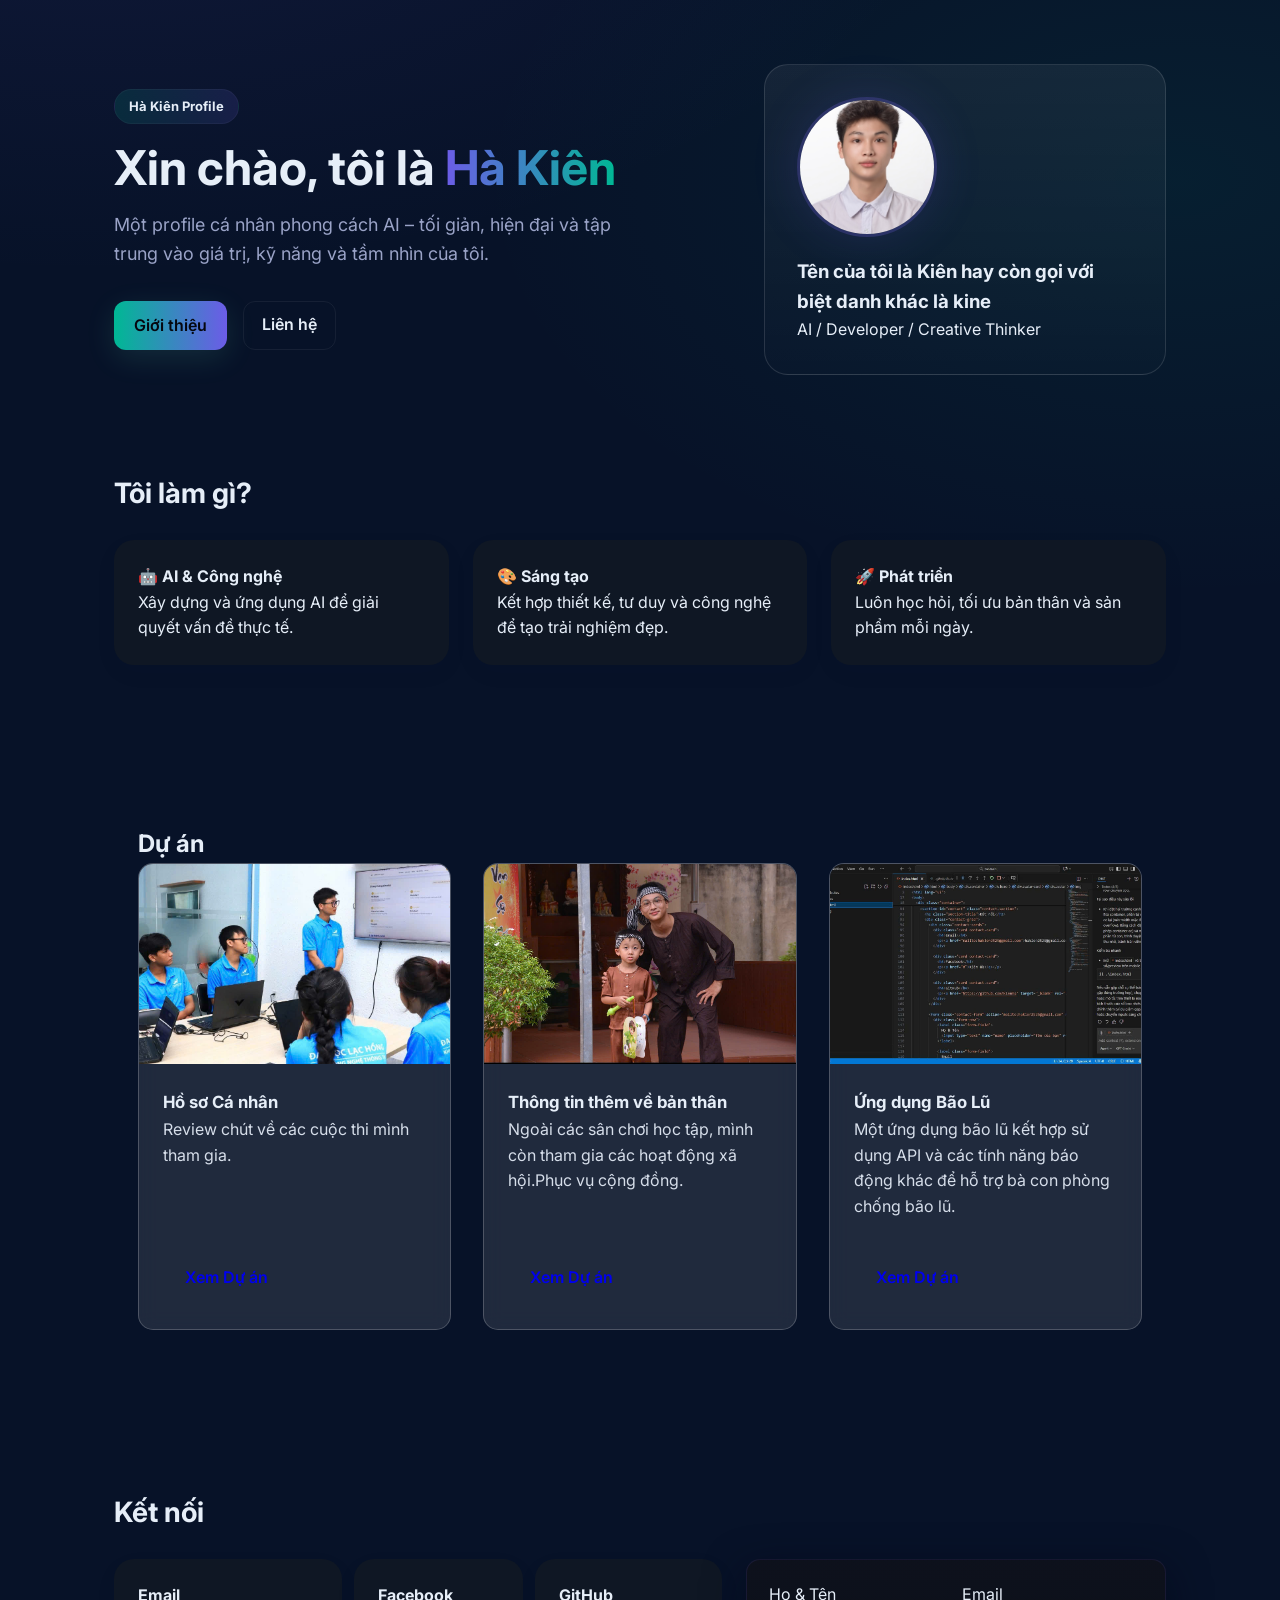
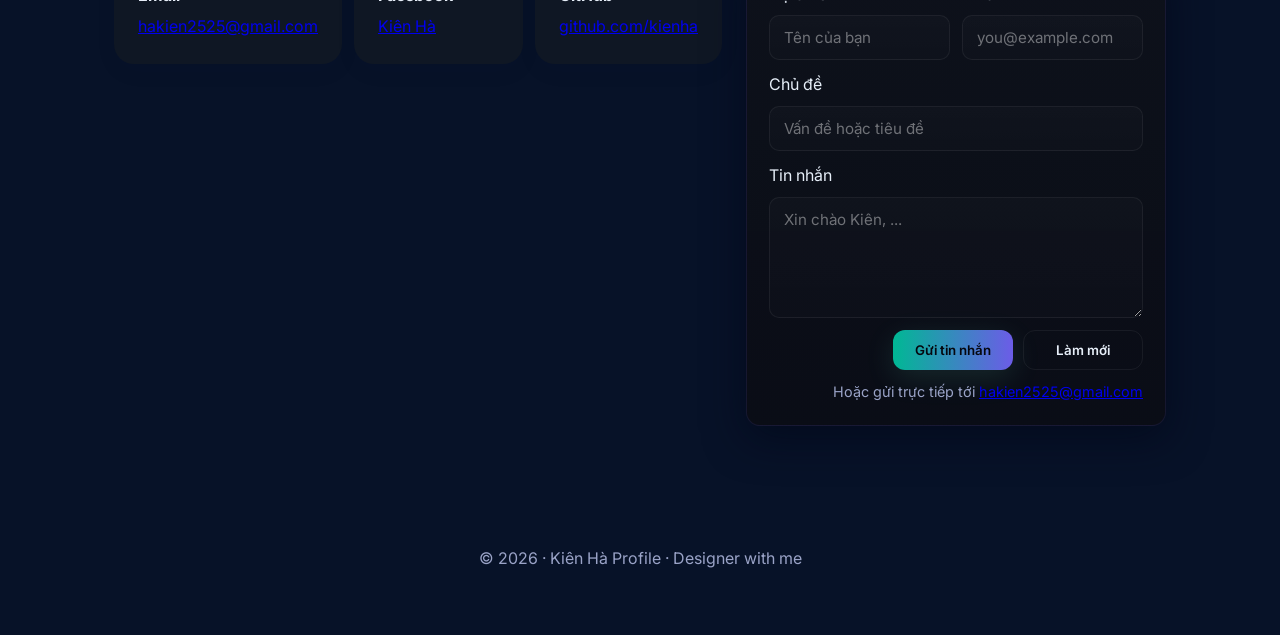
<file: index.html>
<!DOCTYPE html>
<html lang="vi">
<head>
  <meta charset="UTF-8" />
  <meta name="viewport" content="width=device-width, initial-scale=1.0" />
  <title>Kiên Hà Profile Landing</title>

  <!-- Google Font -->
  <link rel="preconnect" href="https://fonts.googleapis.com">
  <link rel="preconnect" href="https://fonts.gstatic.com" crossorigin>
  <link href="https://fonts.googleapis.com/css2?family=Inter:wght@300;400;600;800&display=swap" rel="stylesheet">

  <!-- CSS RIÊNG -->
  <link rel="stylesheet" href="index.css">
</head>
<body>
  <div class="container">
    <div class="hero">
      <div>
        <div class="badge">Hà Kiên Profile</div>
        <h1>Xin chào, tôi là <span>Hà Kiên</span></h1>
        <p class="subtitle">
          Một profile cá nhân phong cách AI – tối giản, hiện đại và tập trung vào giá trị, kỹ năng và tầm nhìn của tôi.
        </p>
        <div class="actions">
          <a href="#about" class="btn primary">Giới thiệu</a>
          <a href="#contact" class="btn ghost">Liên hệ</a>
        </div>
      </div>

      <div class="avatar-card">
        <div class="avatar">
          <img src="kien.jpg" alt="Ảnh cá nhân Hà Kiên">
        </div>
        <h3>Tên của tôi là Kiên hay còn gọi với biệt danh khác là kine</h3>
        <p>AI / Developer / Creative Thinker</p>
      </div>
    </div>

    <section id="about">
      <h2 class="section-title">Tôi làm gì?</h2>
      <div class="grid">
        <div class="card">
          <h4>🤖 AI & Công nghệ</h4>
          <p>Xây dựng và ứng dụng AI để giải quyết vấn đề thực tế.</p>
        </div>
        <div class="card">
          <h4>🎨 Sáng tạo</h4>
          <p>Kết hợp thiết kế, tư duy và công nghệ để tạo trải nghiệm đẹp.</p>
        </div>
        <div class="card">
          <h4>🚀 Phát triển</h4>
          <p>Luôn học hỏi, tối ưu bản thân và sản phẩm mỗi ngày.</p>
        </div>
      </div>
    </section>
    <!-- Projects -->
    <section id="projects" class="projects">
        <div class="container">
            <h2>Dự án</h2>
            <div class="projects-grid">
                <div class="project-card">
                    <div class="project-image">
                        <img src="kin.jpg" alt="Project 1">
                    </div>
                    <h3>Hồ sơ Cá nhân</h3>
                    <p>Review chút về các cuộc thi mình tham gia.</p>
                    <a href="#" class="btn btn-small">Xem Dự án</a>
                </div>
                <div class="project-card">
                    <div class="project-image">
                        <img src="ken.jpg" alt="Project 2">
                    </div>
                    <h3>Thông tin thêm về bản thân </h3>
                    <p>Ngoài các sân chơi học tập, mình còn tham gia các hoạt động xã hội.Phục vụ cộng đồng.</p>
                    <a href="#" class="btn btn-small">Xem Dự án</a>
                </div>
                <div class="project-card">
                    <div class="project-image">
                        <img src="kine.jpg" alt="Project 3">
                    </div>
                    <h3>Ứng dụng Bão Lũ</h3>
                    <p>Một ứng dụng bão lũ kết hợp sử dụng API và các tính năng báo động khác để hỗ trợ bà con phòng chống bão lũ.</p>
                    <a href="#" class="btn btn-small">Xem Dự án</a>
                </div>
            </div>
        </div>
    </section>

    <section id="contact" class="contact-section">
      <h2 class="section-title">Kết nối</h2>
      <div class="contact-grid">
        <div class="contact-cards">
          <div class="card contact-card">
            <h4>Email</h4>
            <p><a href="mailto:hakien2525@gmail.com">hakien2525@gmail.com</a></p>
          </div>

          <div class="card contact-card">
            <h4>Facebook</h4>
            <p><a href="#">Kiên Hà</a></p>
          </div>

          <div class="card contact-card">
            <h4>GitHub</h4>
            <p><a href="https://github.com/kienha" target="_blank" rel="noopener">github.com/kienha</a></p>
          </div>
        </div>

        <form class="contact-form" action="mailto:hakien2525@gmail.com" method="get" enctype="text/plain">
          <div class="form-row">
            <label class="form-field">
              Họ & Tên
              <input type="text" name="name" placeholder="Tên của bạn" required>
            </label>

            <label class="form-field">
              Email
              <input type="email" name="email" placeholder="you@example.com" required>
            </label>
          </div>

          <label class="form-field">
            Chủ đề
            <input type="text" name="subject" placeholder="Vấn đề hoặc tiêu đề" required>
          </label>

          <label class="form-field">
            Tin nhắn
            <textarea name="message" rows="5" placeholder="Xin chào Kiên, ..." required></textarea>
          </label>

          <div class="form-actions">
            <button type="submit" class="btn primary">Gửi tin nhắn</button>
            <button type="reset" class="btn ghost">Làm mới</button>
          </div>
          <p class="form-note">Hoặc gửi trực tiếp tới <a href="mailto:hakien2525@gmail.com">hakien2525@gmail.com</a></p>
        </form>
      </div>
    </section>

    <footer>
      © 2026 · Kiên Hà Profile · Designer with me
    </footer>
  </div>
</body>

</html>
</file>
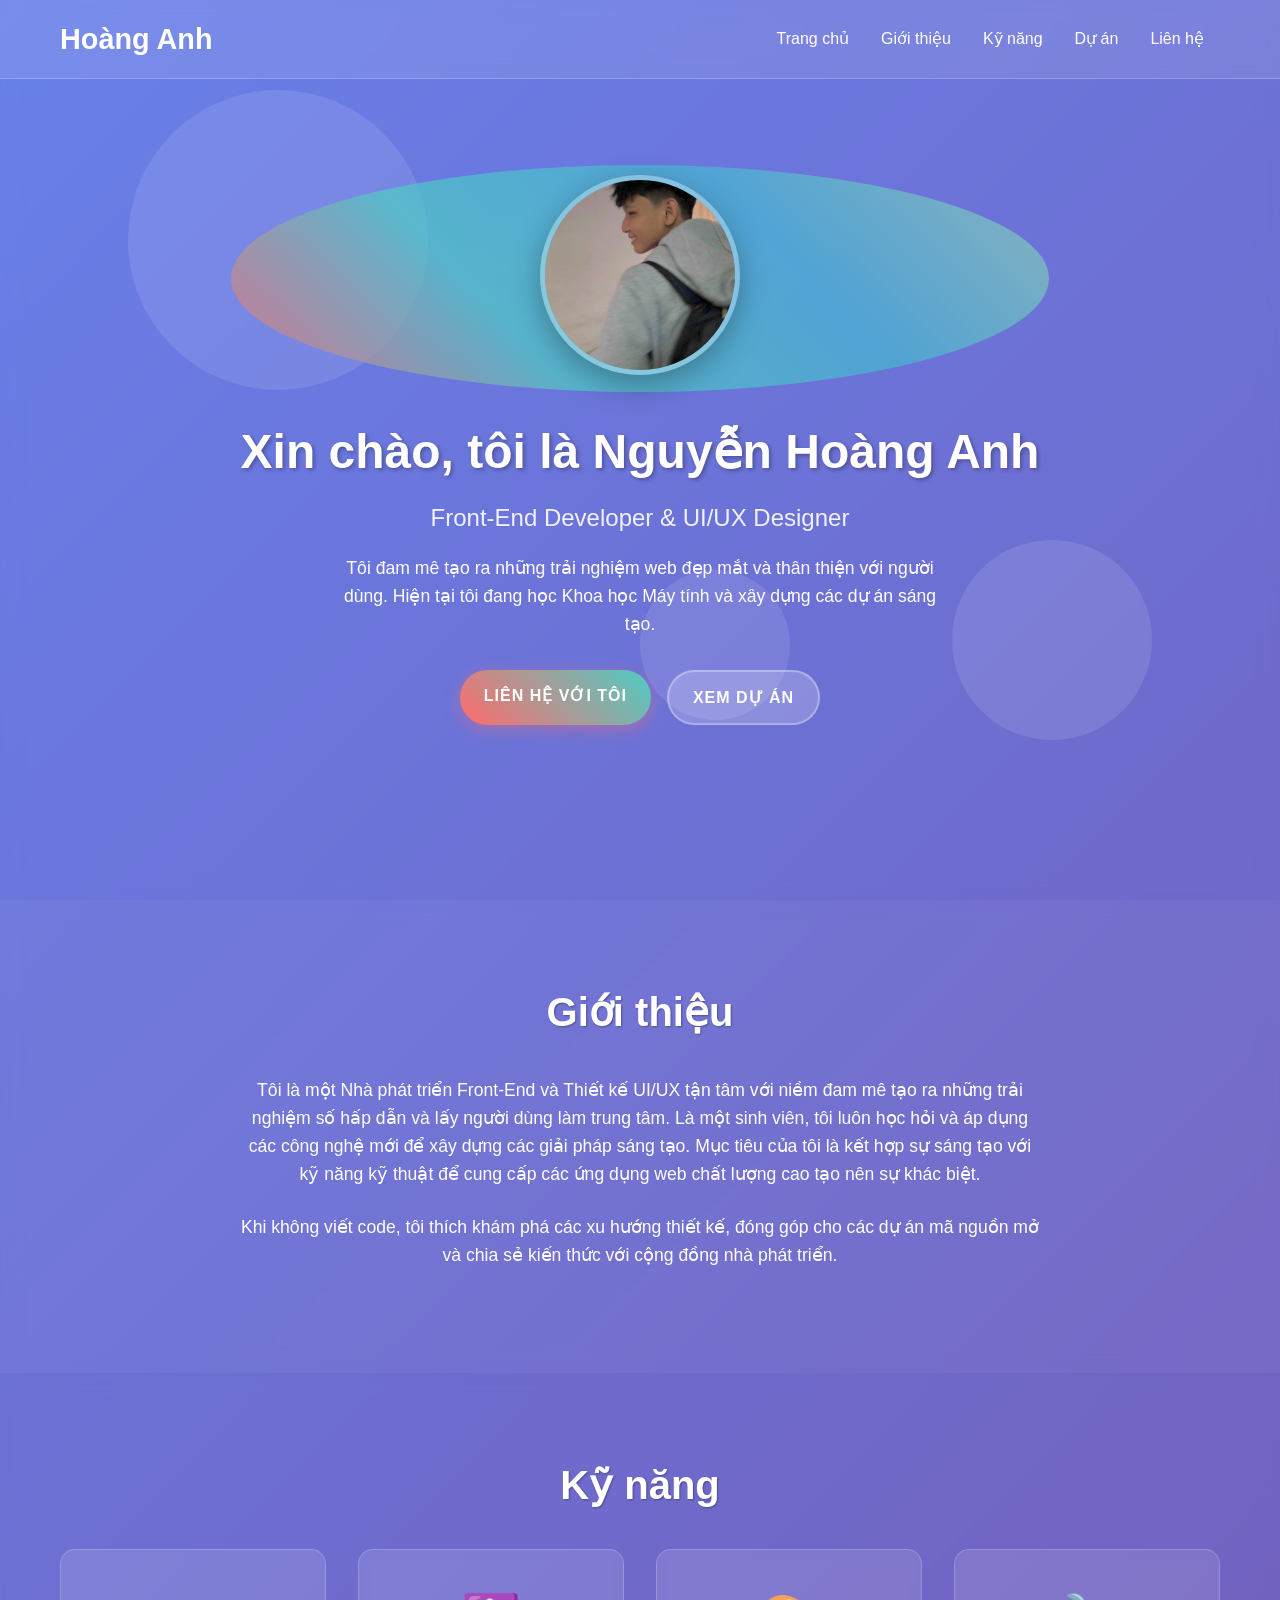
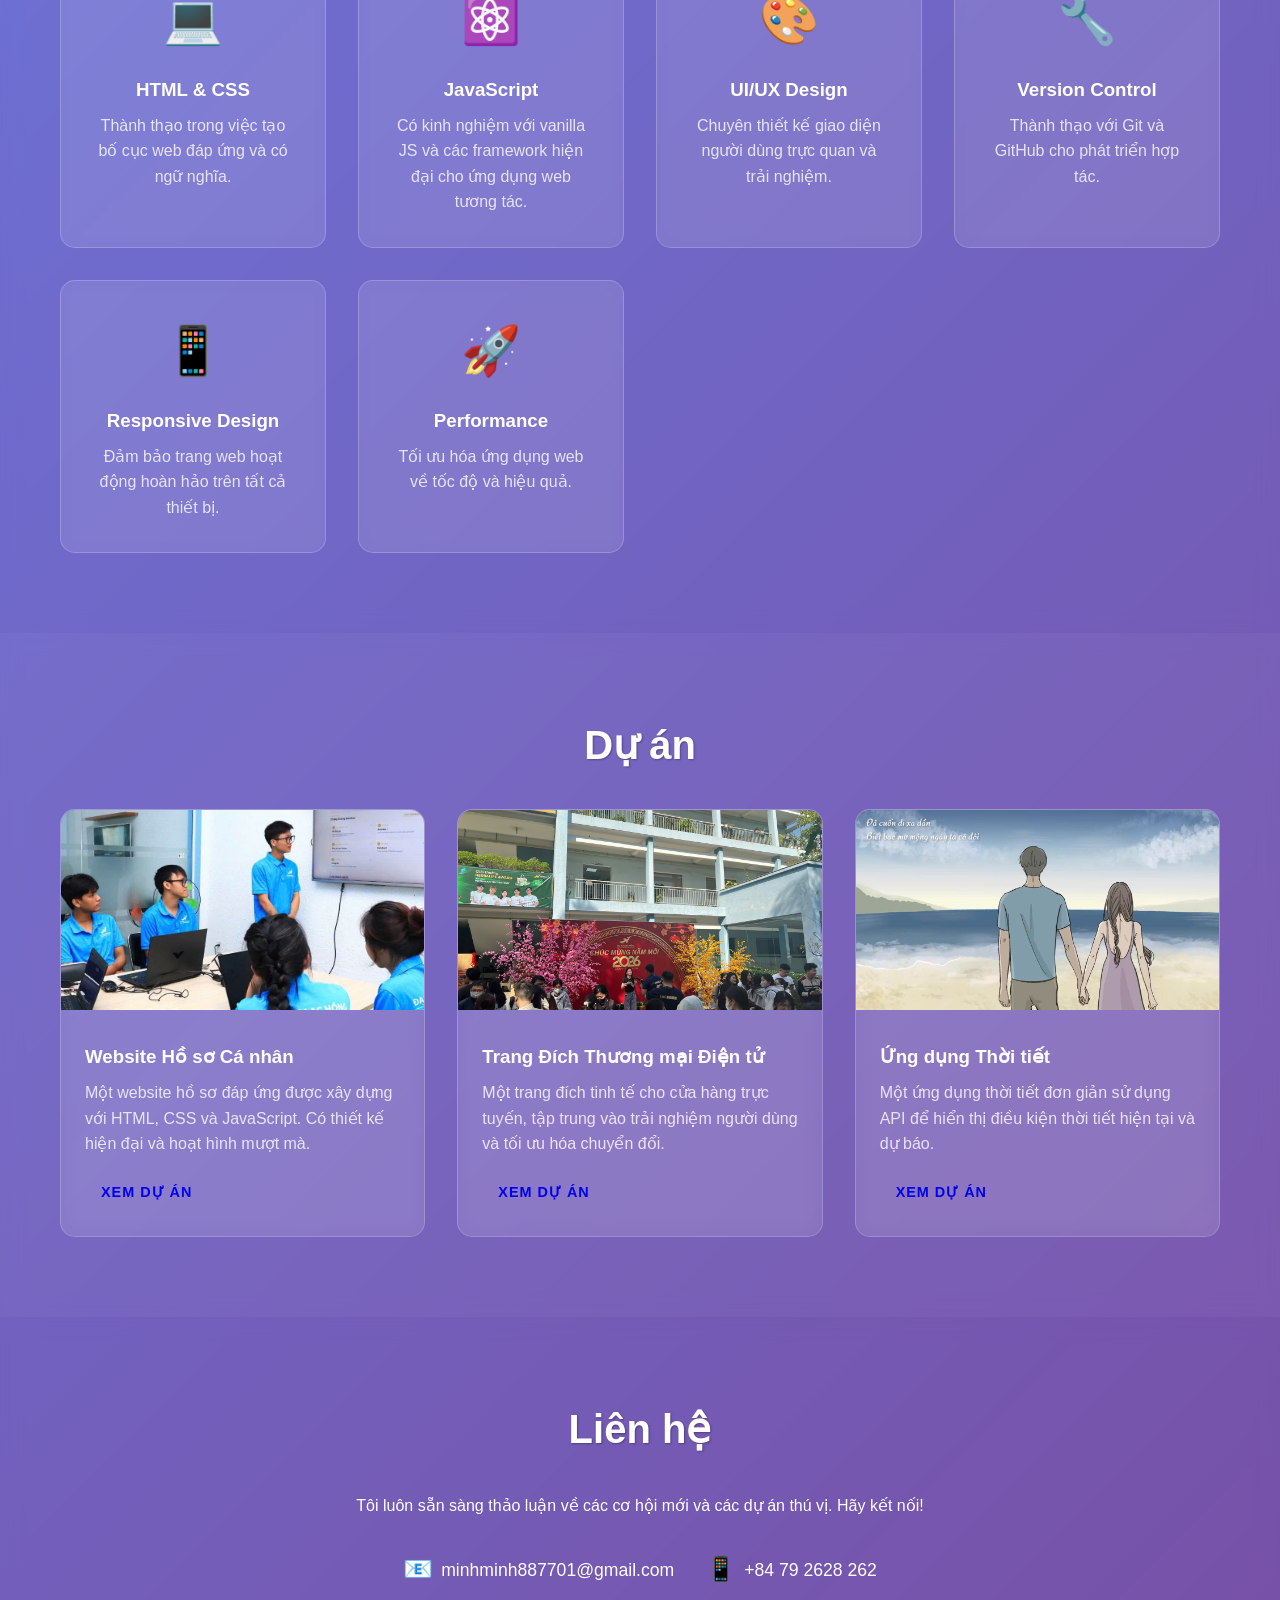
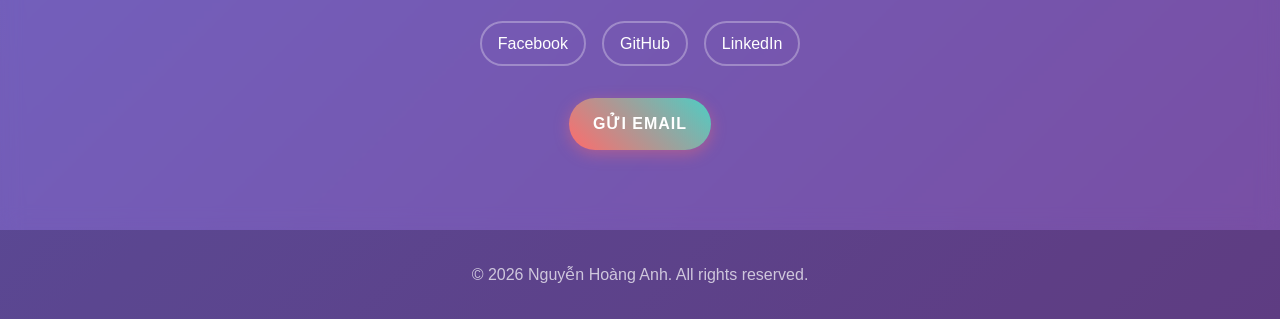
<file: landing page 3/index.html>
<!DOCTYPE html>
<html lang="vi">
<head>
    <meta charset="UTF-8">
    <meta name="viewport" content="width=device-width, initial-scale=1.0">
    <title>Hồ sơ Cá nhân - Nguyễn Hoàng Anh</title>
    <link rel="stylesheet" href="style.css">
</head>
<body>
    <!-- Header -->
    <header class="header">
        <div class="container">
            <h1 class="logo">Hoàng Anh</h1>
            <nav class="nav">
                <ul>
                    <li><a href="#home">Trang chủ</a></li>
                    <li><a href="#about">Giới thiệu</a></li>
                    <li><a href="#skills">Kỹ năng</a></li>
                    <li><a href="#projects">Dự án</a></li>
                    <li><a href="#contact">Liên hệ</a></li>
                </ul>
            </nav>
        </div>
    </header>

    <!-- Hero Section -->
    <section id="home" class="hero">
        <div class="hero-content">
            <div class="avatar-container">
                <img src="file ảnh/ha.jpg" alt="Nguyễn Hoàng Anh Avatar" class="avatar">
                <div class="avatar-glow"></div>
            </div>
            <h1 class="hero-title">Xin chào, tôi là Nguyễn Hoàng Anh</h1>
            <p class="hero-subtitle">Front-End Developer & UI/UX Designer</p>
            <p class="hero-description">Tôi đam mê tạo ra những trải nghiệm web đẹp mắt và thân thiện với người dùng. Hiện tại tôi đang học Khoa học Máy tính và xây dựng các dự án sáng tạo.</p>
            <div class="cta-buttons">
                <a href="#contact" class="btn btn-primary">Liên hệ với tôi</a>
                <a href="#projects" class="btn btn-secondary">Xem dự án</a>
            </div>
        </div>
        <div class="hero-bg">
            <div class="blob blob1"></div>
            <div class="blob blob2"></div>
            <div class="blob blob3"></div>
        </div>
    </section>

    <!-- About Me -->
    <section id="about" class="about">
        <div class="container">
            <h2>Giới thiệu</h2>
            <p>Tôi là một Nhà phát triển Front-End và Thiết kế UI/UX tận tâm với niềm đam mê tạo ra những trải nghiệm số hấp dẫn và lấy người dùng làm trung tâm. Là một sinh viên, tôi luôn học hỏi và áp dụng các công nghệ mới để xây dựng các giải pháp sáng tạo. Mục tiêu của tôi là kết hợp sự sáng tạo với kỹ năng kỹ thuật để cung cấp các ứng dụng web chất lượng cao tạo nên sự khác biệt.</p>
            <p>Khi không viết code, tôi thích khám phá các xu hướng thiết kế, đóng góp cho các dự án mã nguồn mở và chia sẻ kiến thức với cộng đồng nhà phát triển.</p>
        </div>
    </section>

    <!-- Skills -->
    <section id="skills" class="skills">
        <div class="container">
            <h2>Kỹ năng</h2>
            <div class="skills-grid">
                <div class="skill-card">
                    <div class="skill-icon">💻</div>
                    <h3>HTML & CSS</h3>
                    <p>Thành thạo trong việc tạo bố cục web đáp ứng và có ngữ nghĩa.</p>
                </div>
                <div class="skill-card">
                    <div class="skill-icon">⚛️</div>
                    <h3>JavaScript</h3>
                    <p>Có kinh nghiệm với vanilla JS và các framework hiện đại cho ứng dụng web tương tác.</p>
                </div>
                <div class="skill-card">
                    <div class="skill-icon">🎨</div>
                    <h3>UI/UX Design</h3>
                    <p>Chuyên thiết kế giao diện người dùng trực quan và trải nghiệm.</p>
                </div>
                <div class="skill-card">
                    <div class="skill-icon">🔧</div>
                    <h3>Version Control</h3>
                    <p>Thành thạo với Git và GitHub cho phát triển hợp tác.</p>
                </div>
                <div class="skill-card">
                    <div class="skill-icon">📱</div>
                    <h3>Responsive Design</h3>
                    <p>Đảm bảo trang web hoạt động hoàn hảo trên tất cả thiết bị.</p>
                </div>
                <div class="skill-card">
                    <div class="skill-icon">🚀</div>
                    <h3>Performance</h3>
                    <p>Tối ưu hóa ứng dụng web về tốc độ và hiệu quả.</p>
                </div>
            </div>
        </div>
    </section>

    <!-- Projects -->
    <section id="projects" class="projects">
        <div class="container">
            <h2>Dự án</h2>
            <div class="projects-grid">
                <div class="project-card">
                    <div class="project-image">
                        <img src="file ảnh/Project1.jpg" alt="Project 1">
                    </div>
                    <h3>Website Hồ sơ Cá nhân</h3>
                    <p>Một website hồ sơ đáp ứng được xây dựng với HTML, CSS và JavaScript. Có thiết kế hiện đại và hoạt hình mượt mà.</p>
                    <a href="#" class="btn btn-small">Xem Dự án</a>
                </div>
                <div class="project-card">
                    <div class="project-image">
                        <img src="file ảnh/project2.jpg" alt="Project 2">
                    </div>
                    <h3>Trang Đích Thương mại Điện tử</h3>
                    <p>Một trang đích tinh tế cho cửa hàng trực tuyến, tập trung vào trải nghiệm người dùng và tối ưu hóa chuyển đổi.</p>
                    <a href="#" class="btn btn-small">Xem Dự án</a>
                </div>
                <div class="project-card">
                    <div class="project-image">
                        <img src="file ảnh/project3.jpg" alt="Project 3">
                    </div>
                    <h3>Ứng dụng Thời tiết</h3>
                    <p>Một ứng dụng thời tiết đơn giản sử dụng API để hiển thị điều kiện thời tiết hiện tại và dự báo.</p>
                    <a href="#" class="btn btn-small">Xem Dự án</a>
                </div>
            </div>
        </div>
    </section>

    <!-- Contact -->
    <section id="contact" class="contact">
        <div class="container">
            <h2>Liên hệ</h2>
            <p>Tôi luôn sẵn sàng thảo luận về các cơ hội mới và các dự án thú vị. Hãy kết nối!</p>
            <div class="contact-info">
                <div class="contact-item">
                    <span class="contact-icon">📧</span>
                    <span>minhminh887701@gmail.com</span>
                </div>
                <div class="contact-item">
                    <span class="contact-icon">📱</span>
                    <span>+84 79 2628 262</span>
                </div>
            </div>
            <div class="social-links">
                <a href="#" class="social-link">Facebook</a>
                <a href="#" class="social-link">GitHub</a>
                <a href="#" class="social-link">LinkedIn</a>
            </div>
                <a href="mailto:john.doe@example.com" class="btn btn-primary">Gửi Email</a>
            </div>
    </section>

    <!-- Footer -->
    <footer class="footer">
        <div class="container">
            <p>&copy; 2026 Nguyễn Hoàng Anh. All rights reserved.</p>
        </div>
    </footer>
</body>
</html>
</file>
<file: index.css>
:root {
  /* Palette: deep tech navy with vivid purple/cyan accents */
  --bg: #071228;             /* deep navy */
  --card: #0f1724;           /* card background */
  --primary: #6C5CE7;       /* purple accent */
  --secondary: #00B894;     /* cyan/green accent */
  --text: #e6eef8;          /* light text */
  --muted: #9aa3c7;         /* muted text */
  --glow: 0 0 48px rgba(108,92,231,0.16);
}

* {
  box-sizing: border-box;
  margin: 0;
  padding: 0;
  font-family: 'Inter', sans-serif;
}

body {
  /* layered background using palette accents */
  background:
    radial-gradient(900px 500px at 8% -10%, rgba(108,92,231,0.10), transparent),
    radial-gradient(700px 420px at 92% 8%, rgba(0,184,148,0.08), transparent),
    linear-gradient(180deg, rgba(7,18,40,1) 0%, var(--bg) 100%);
  color: var(--text);
  min-height: 100vh;
  line-height: 1.6;
}

.container {
  max-width: 1100px;
  margin: auto;
  padding: 64px 24px;
}

/* HERO */
.hero {
  display: grid;
  grid-template-columns: 1.2fr 0.8fr;
  gap: 48px;
  align-items: center;
}

.badge {
  display: inline-block;
  padding: 6px 14px;
  border-radius: 999px;
  font-size: 13px;
  background: linear-gradient(90deg, rgba(0,184,148,0.14), rgba(108,92,231,0.14));
  color: var(--text);
  font-weight: 700;
  margin-bottom: 16px;
  border: 1px solid rgba(255,255,255,0.04);
}

h1 {
  font-size: 48px;
  line-height: 1.15;
  margin-bottom: 16px;
}

h1 span {
  background: linear-gradient(90deg, var(--primary), var(--secondary));
  -webkit-background-clip: text;
  background-clip: text;
  -webkit-text-fill-color: transparent;
  color: transparent;
}

.subtitle {
  font-size: 18px;
  color: var(--muted);
  max-width: 520px;
  margin-bottom: 32px;
}

.actions {
  display: flex;
  gap: 16px;
}

.btn {
  padding: 14px 22px;
  border-radius: 14px;
  font-weight: 600;
  text-decoration: none;
  transition: 0.25s ease;
}

.btn.primary {
  background: linear-gradient(90deg, var(--primary), var(--secondary));
  color: #081024;
  box-shadow: var(--glow);
  border: none;
}

.btn.ghost {
  border: 1px solid rgba(255,255,255,0.15);
  color: var(--text);
}

/* AVATAR */
.avatar-card {
  background: linear-gradient(180deg, rgba(255,255,255,0.06), rgba(255,255,255,0.01));
  border: 1px solid rgba(255,255,255,0.12);
  border-radius: 24px;
  padding: 32px;
}

/* Grid and card basics used across the HTML */
.grid {
  display: grid;
  grid-template-columns: repeat(3, 1fr);
  gap: 16px;
}
.card {
  background: #fff;
  padding: 16px;
  border-radius: 12px;
  box-shadow: 0 8px 24px rgba(16, 24, 40, 0.04);
}

/* Contact section form styles */
.contact-section .contact-grid {
  display: grid;
  grid-template-columns: 1fr 420px;
  gap: 24px;
  align-items: start;
}
.contact-cards {
  display: grid;
  grid-template-columns: repeat(3, 1fr);
  gap: 12px;
}
.contact-card h4 {
  margin: 0 0 6px;
}
.contact-card p {
  margin: 0;
}

.contact-form {
  /* Polished, higher-contrast form with balanced spacing */
  background: linear-gradient(180deg, rgba(15,17,26,0.88), rgba(11,13,20,0.9));
  border: 1px solid rgba(108,92,231,0.12);
  padding: 22px;
  border-radius: 14px;
  box-shadow: 0 12px 40px rgba(2,6,23,0.6);
  color: var(--text);
  min-width: 0;
}
.contact-form .form-row {
  display: flex;
  gap: 12px;
  /* allow flex children to shrink properly */
  flex: 1;
  min-width: 0;
}
.form-field {
  display: flex;
  flex-direction: column;
  gap: 8px;
  margin-bottom: 12px;
  color: var(--text);
}
.form-field input,
.form-field textarea {
  padding: 12px 14px;
  border-radius: 10px;
  border: 1px solid rgba(255,255,255,0.06);
  background: linear-gradient(180deg, rgba(255,255,255,0.02), rgba(255,255,255,0.01));
  color: var(--text);
  font-family: inherit;
  font-size: 0.95rem;
}
.form-field input, .form-field textarea { 
  width: 100%; 
}
.form-field input::placeholder,
.form-field textarea::placeholder{ color: rgba(255,255,255,0.4); }
.form-field input:focus,
.form-field textarea:focus {
  outline: none;
  box-shadow: 0 6px 30px rgba(108,92,231,0.12);
  border-color: rgba(108,92,231,0.8);
}

/* Stronger CTA and secondary button styles for clarity */
.btn.primary {
  background: linear-gradient(90deg, var(--secondary), var(--primary));
  color: #05070f;
  padding: 12px 20px;
  border-radius: 12px;
  box-shadow: 0 8px 30px rgba(108,242,194,0.12);
}
.btn.ghost {
  background: transparent;
  color: var(--text);
  border: 1px solid rgba(255,255,255,0.06);
  padding: 10px 18px;
  border-radius: 12px;
}

.form-actions .btn { min-width: 120px }

/* small note styling */
.form-note { color: rgba(255,255,255,0.6); font-size:0.9rem; text-align:right }
.form-actions {
  display: flex;
  gap: 10px;
  justify-content: flex-end;
  margin-top: 8px;
}
.form-note {
  font-size: 0.9rem;
  color: var(--muted);
  margin-top: 10px;
}

@media (max-width: 900px) {
  .contact-section .contact-grid {
    grid-template-columns: 1fr;
  }
  .contact-cards {
    grid-template-columns: 1fr;
  }
  .form-row {
    flex-direction: column;
  }
}

.avatar {
  width: 140px;
  height: 140px;
  border-radius: 50%;
  overflow: hidden;
  margin-bottom: 20px;
  border: 3px solid rgba(108,92,231,0.28);
  box-shadow: var(--glow);
  background: linear-gradient(180deg, rgba(255,255,255,0.02), rgba(255,255,255,0.01));
}

.avatar img {
  width: 100%;
  height: 100%;
  object-fit: cover;
}

/* SECTIONS */
section {
  margin-top: 96px;
}

.section-title {
  font-size: 28px;
  margin-bottom: 24px;
}

.grid {
  display: grid;
  grid-template-columns: repeat(auto-fit, minmax(240px, 1fr));
  gap: 24px;
}

.card {
  background: var(--card);
  border-radius: 20px;
  padding: 24px;
}

footer {
  margin-top: 120px;
  text-align: center;
  color: var(--muted);
}

@media (max-width: 900px) {
  .hero {
    grid-template-columns: 1fr;
  }
  h1 {
    font-size: 38px;
  }
}
/* Projects */
.projects-grid {
    display: grid;
    grid-template-columns: repeat(auto-fit, minmax(300px, 1fr));
    gap: 2rem;
}

.project-card {
    background: rgba(255, 255, 255, 0.1);
    backdrop-filter: blur(10px);
    border-radius: 15px;
    overflow: hidden;
    transition: transform 0.3s ease, box-shadow 0.3s ease;
    border: 1px solid rgba(255, 255, 255, 0.2);
}

.project-card:hover {
    transform: translateY(-5px);
    box-shadow: 0 10px 30px rgba(0, 0, 0, 0.2);
}

.project-image img {
    width: 100%;
    height: 200px;
    object-fit: cover;
}

.project-card h3 {
  padding: 1.25rem 1.5rem 0.25rem;
  color: var(--text);
  font-size: 1.05rem;
  font-weight: 700;
  line-height: 1.25;
  margin: 0;
}

.project-card p {
  padding: 0 1.5rem 1rem;
  color: rgba(230,238,248,0.92);
  margin: 0 0 1rem 0;
  /* allow paragraph to take remaining space so cards align */
  flex: 1 1 auto;
}

.project-card .btn {
  margin: 0 1.5rem 1.5rem;
  align-self: start;
}

/* Make cards equal height and balanced content */
.projects-grid .project-card, .project-card {
  display: flex;
  flex-direction: column;
  justify-content: flex-start;
}

@media (min-width: 1100px) {
  .projects-grid .project-card { min-height: 420px; }
}
</file>
<file: landing page 3/style.css>
/* Reset and Base Styles */
* {
    margin: 0;
    padding: 0;
    box-sizing: border-box;
}

body {
    font-family: 'Segoe UI', Tahoma, Geneva, Verdana, sans-serif;
    line-height: 1.6;
    color: #333;
    background: linear-gradient(135deg, #667eea 0%, #764ba2 100%);
    min-height: 100vh;
}

.container {
    max-width: 1200px;
    margin: 0 auto;
    padding: 0 20px;
}

/* Header */
.header {
    position: fixed;
    top: 0;
    width: 100%;
    background: rgba(255, 255, 255, 0.1);
    backdrop-filter: blur(10px);
    border-bottom: 1px solid rgba(255, 255, 255, 0.2);
    z-index: 1000;
    transition: all 0.3s ease;
}

.header .container {
    display: flex;
    justify-content: space-between;
    align-items: center;
    padding: 1rem 20px;
}

.logo {
    font-size: 1.8rem;
    font-weight: bold;
    color: #fff;
}

.nav ul {
    display: flex;
    list-style: none;
}

.nav a {
    color: #fff;
    text-decoration: none;
    padding: 0.5rem 1rem;
    transition: color 0.3s ease;
}

.nav a:hover {
    color: #ffd700;
}

/* Hero Section */
.hero {
    min-height: 100vh;
    display: flex;
    align-items: center;
    justify-content: center;
    position: relative;
    overflow: hidden;
    padding-top: 80px;
}

.hero-content {
    text-align: center;
    color: #fff;
    z-index: 2;
    position: relative;
}

.avatar-container {
    position: relative;
    margin-bottom: 2rem;
}

.avatar {
    width: 200px;
    height: 200px;
    border-radius: 50%;
    object-fit: cover;
    border: 5px solid rgba(255, 255, 255, 0.3);
    box-shadow: 0 10px 30px rgba(0, 0, 0, 0.3);
    animation: float 3s ease-in-out infinite;
}

.avatar-glow {
    position: absolute;
    top: -10px;
    left: -10px;
    right: -10px;
    bottom: -10px;
    border-radius: 50%;
    background: linear-gradient(45deg, #ff6b6b, #4ecdc4, #45b7d1, #96ceb4);
    animation: rotate 4s linear infinite;
    z-index: -1;
    opacity: 0.7;
}

@keyframes float {
    0%, 100% { transform: translateY(0px); }
    50% { transform: translateY(-10px); }
}

@keyframes rotate {
    from { transform: rotate(0deg); }
    to { transform: rotate(360deg); }
}

.hero-title {
    font-size: 3rem;
    margin-bottom: 0.5rem;
    text-shadow: 2px 2px 4px rgba(0, 0, 0, 0.3);
}

.hero-subtitle {
    font-size: 1.5rem;
    margin-bottom: 1rem;
    opacity: 0.9;
}

.hero-description {
    font-size: 1.1rem;
    margin-bottom: 2rem;
    max-width: 600px;
    margin-left: auto;
    margin-right: auto;
}

.cta-buttons {
    display: flex;
    gap: 1rem;
    justify-content: center;
    flex-wrap: wrap;
}

.btn {
    display: inline-block;
    padding: 0.8rem 1.5rem;
    text-decoration: none;
    border-radius: 50px;
    font-weight: bold;
    transition: all 0.3s ease;
    text-transform: uppercase;
    letter-spacing: 1px;
}

.btn-primary {
    background: linear-gradient(45deg, #ff6b6b, #4ecdc4);
    color: #fff;
    box-shadow: 0 4px 15px rgba(255, 107, 107, 0.4);
}

.btn-primary:hover {
    transform: translateY(-2px);
    box-shadow: 0 6px 20px rgba(255, 107, 107, 0.6);
}

.btn-secondary {
    background: rgba(255, 255, 255, 0.2);
    color: #fff;
    border: 2px solid rgba(255, 255, 255, 0.3);
}

.btn-secondary:hover {
    background: rgba(255, 255, 255, 0.3);
    transform: translateY(-2px);
}

.btn-small {
    padding: 0.5rem 1rem;
    font-size: 0.9rem;
}

/* Hero Background */
.hero-bg {
    position: absolute;
    top: 0;
    left: 0;
    width: 100%;
    height: 100%;
    z-index: 1;
}

.blob {
    position: absolute;
    border-radius: 50%;
    background: rgba(255, 255, 255, 0.1);
    animation: blob 7s infinite;
}

.blob1 {
    width: 300px;
    height: 300px;
    top: 10%;
    left: 10%;
    animation-delay: 0s;
}

.blob2 {
    width: 200px;
    height: 200px;
    top: 60%;
    right: 10%;
    animation-delay: 2s;
}

.blob3 {
    width: 150px;
    height: 150px;
    bottom: 20%;
    left: 50%;
    animation-delay: 4s;
}

@keyframes blob {
    0% { transform: translate(0px, 0px) scale(1); }
    33% { transform: translate(30px, -50px) scale(1.1); }
    66% { transform: translate(-20px, 20px) scale(0.9); }
    100% { transform: translate(0px, 0px) scale(1); }
}

/* Sections */
section {
    padding: 5rem 0;
    background: rgba(255, 255, 255, 0.05);
    backdrop-filter: blur(10px);
}

section:nth-child(even) {
    background: rgba(255, 255, 255, 0.02);
}

section h2 {
    text-align: center;
    font-size: 2.5rem;
    margin-bottom: 2rem;
    color: #fff;
    text-shadow: 1px 1px 2px rgba(0, 0, 0, 0.3);
}

/* About */
.about p {
    max-width: 800px;
    margin: 0 auto 1.5rem;
    font-size: 1.1rem;
    color: #fff;
    text-align: center;
}

/* Skills */
.skills-grid {
    display: grid;
    grid-template-columns: repeat(auto-fit, minmax(250px, 1fr));
    gap: 2rem;
}

.skill-card {
    background: rgba(255, 255, 255, 0.1);
    backdrop-filter: blur(10px);
    border-radius: 15px;
    padding: 2rem;
    text-align: center;
    transition: transform 0.3s ease, box-shadow 0.3s ease;
    border: 1px solid rgba(255, 255, 255, 0.2);
}

.skill-card:hover {
    transform: translateY(-5px);
    box-shadow: 0 10px 30px rgba(0, 0, 0, 0.2);
}

.skill-icon {
    font-size: 3rem;
    margin-bottom: 1rem;
}

.skill-card h3 {
    color: #fff;
    margin-bottom: 0.5rem;
}

.skill-card p {
    color: rgba(255, 255, 255, 0.8);
}

/* Projects */
.projects-grid {
    display: grid;
    grid-template-columns: repeat(auto-fit, minmax(300px, 1fr));
    gap: 2rem;
}

.project-card {
    background: rgba(255, 255, 255, 0.1);
    backdrop-filter: blur(10px);
    border-radius: 15px;
    overflow: hidden;
    transition: transform 0.3s ease, box-shadow 0.3s ease;
    border: 1px solid rgba(255, 255, 255, 0.2);
}

.project-card:hover {
    transform: translateY(-5px);
    box-shadow: 0 10px 30px rgba(0, 0, 0, 0.2);
}

.project-image img {
    width: 100%;
    height: 200px;
    object-fit: cover;
}

.project-card h3 {
    padding: 1.5rem 1.5rem 0.5rem;
    color: #fff;
}

.project-card p {
    padding: 0 1.5rem 1rem;
    color: rgba(255, 255, 255, 0.8);
}

.project-card .btn {
    margin: 0 1.5rem 1.5rem;
}

/* Contact */
.contact {
    text-align: center;
}

.contact p {
    max-width: 600px;
    margin: 0 auto 2rem;
    color: #fff;
}

.contact-info {
    display: flex;
    justify-content: center;
    gap: 2rem;
    margin-bottom: 2rem;
    flex-wrap: wrap;
}

.contact-item {
    display: flex;
    align-items: center;
    gap: 0.5rem;
    color: #fff;
    font-size: 1.1rem;
}

.contact-icon {
    font-size: 1.5rem;
}

.social-links {
    display: flex;
    justify-content: center;
    gap: 1rem;
    margin-bottom: 2rem;
    flex-wrap: wrap;
}

.social-link {
    color: #fff;
    text-decoration: none;
    padding: 0.5rem 1rem;
    border: 2px solid rgba(255, 255, 255, 0.3);
    border-radius: 25px;
    transition: all 0.3s ease;
}

.social-link:hover {
    background: rgba(255, 255, 255, 0.2);
    transform: translateY(-2px);
}

/* Footer */
.footer {
    background: rgba(0, 0, 0, 0.2);
    padding: 2rem 0;
    text-align: center;
    color: rgba(255, 255, 255, 0.7);
}

/* Responsive */
@media (max-width: 768px) {
    .hero-title {
        font-size: 2rem;
    }
    
    .hero-subtitle {
        font-size: 1.2rem;
    }
    
    .hero-description {
        font-size: 1rem;
    }
    
    .cta-buttons {
        flex-direction: column;
        align-items: center;
    }
    
    .avatar {
        width: 150px;
        height: 150px;
    }
    
    .skills-grid, .projects-grid {
        grid-template-columns: 1fr;
    }
    
    .contact-info {
        flex-direction: column;
        gap: 1rem;
    }
    
    .nav ul {
        display: none; /* Simple mobile menu, can be enhanced */
    }
}
</file>
